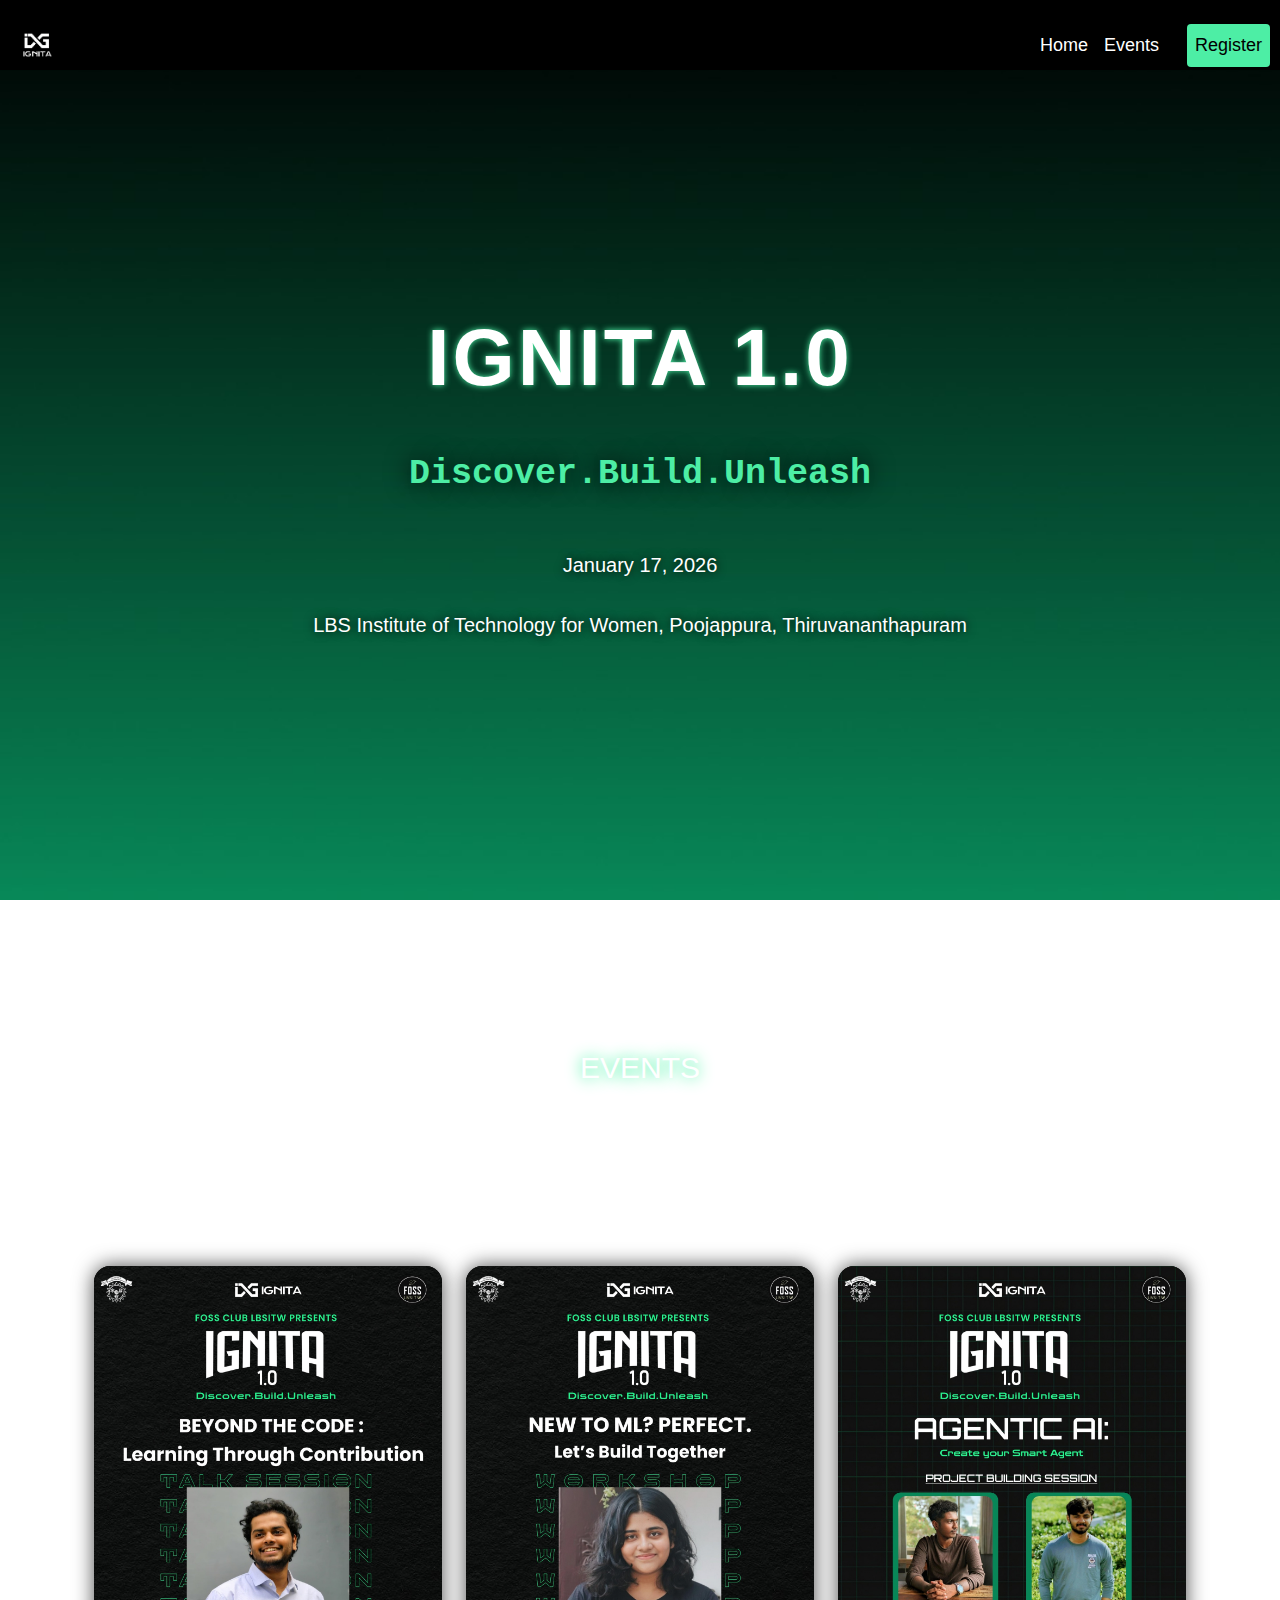
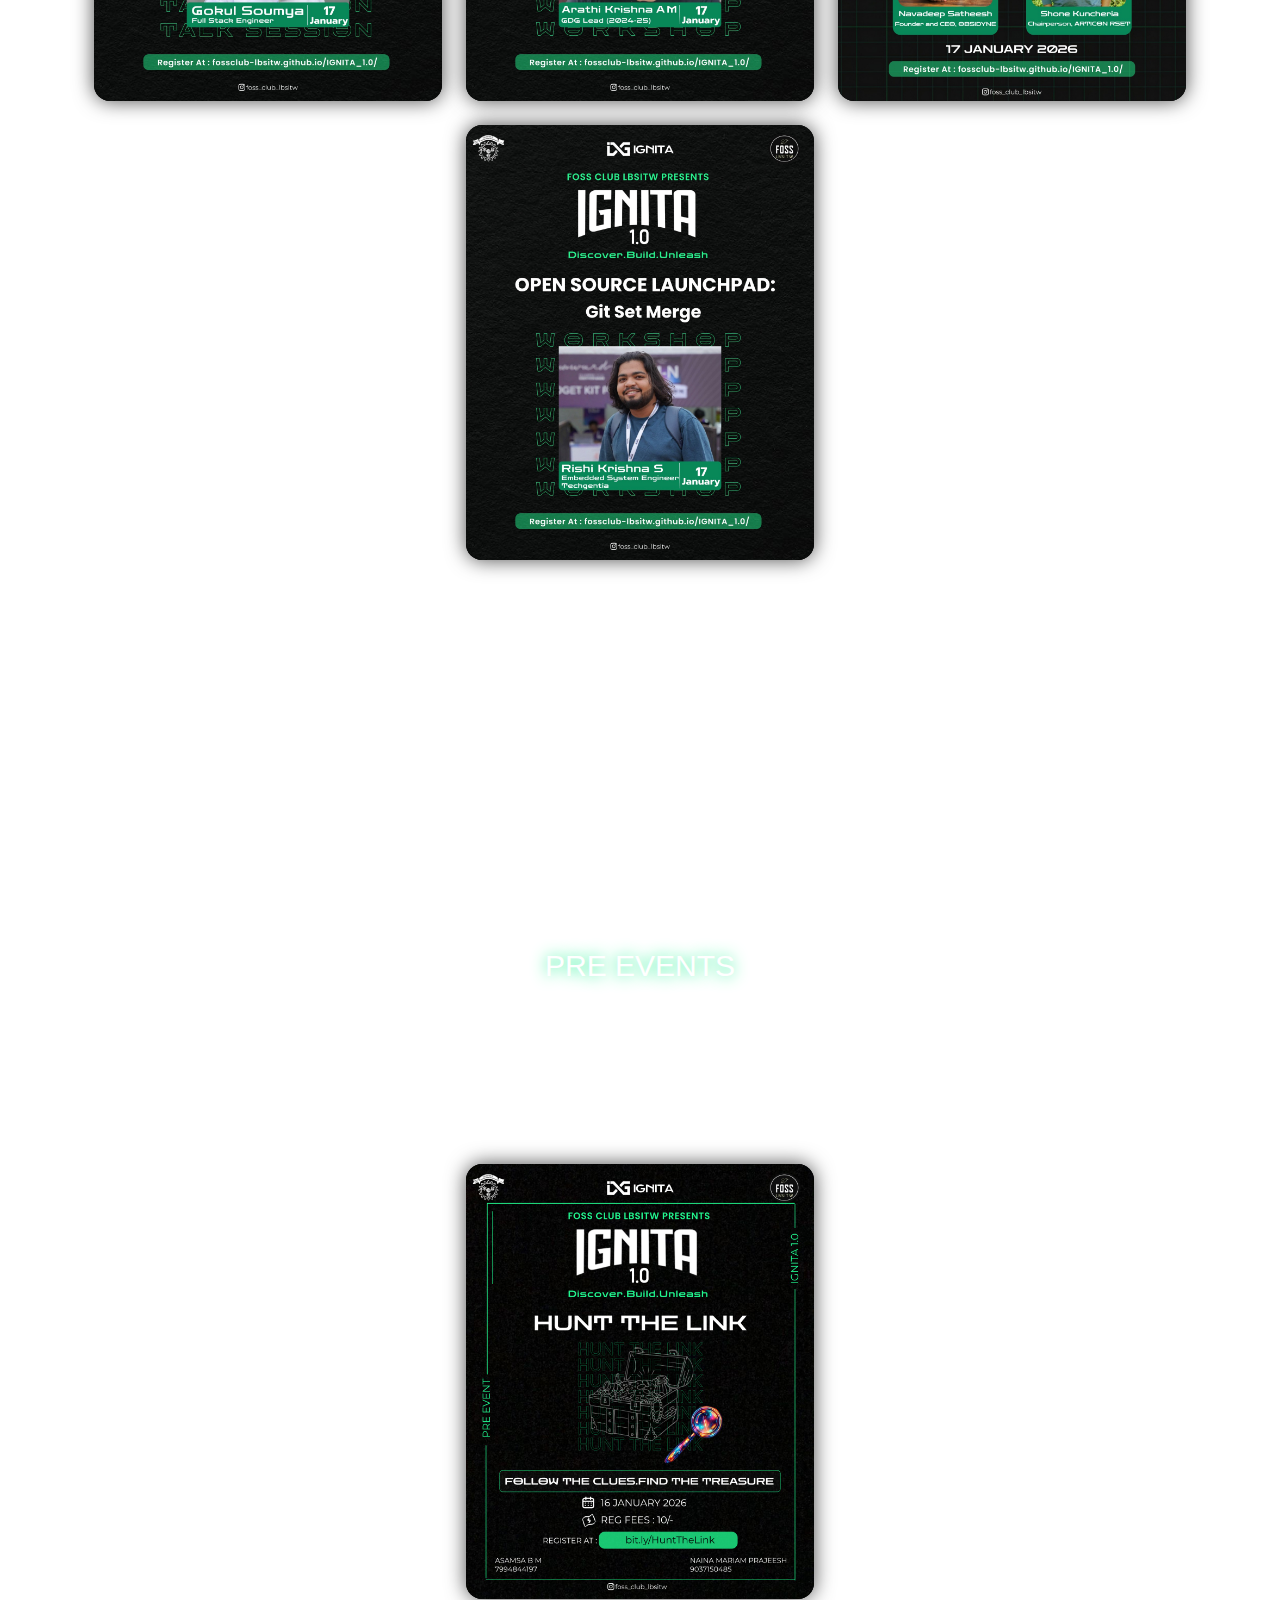
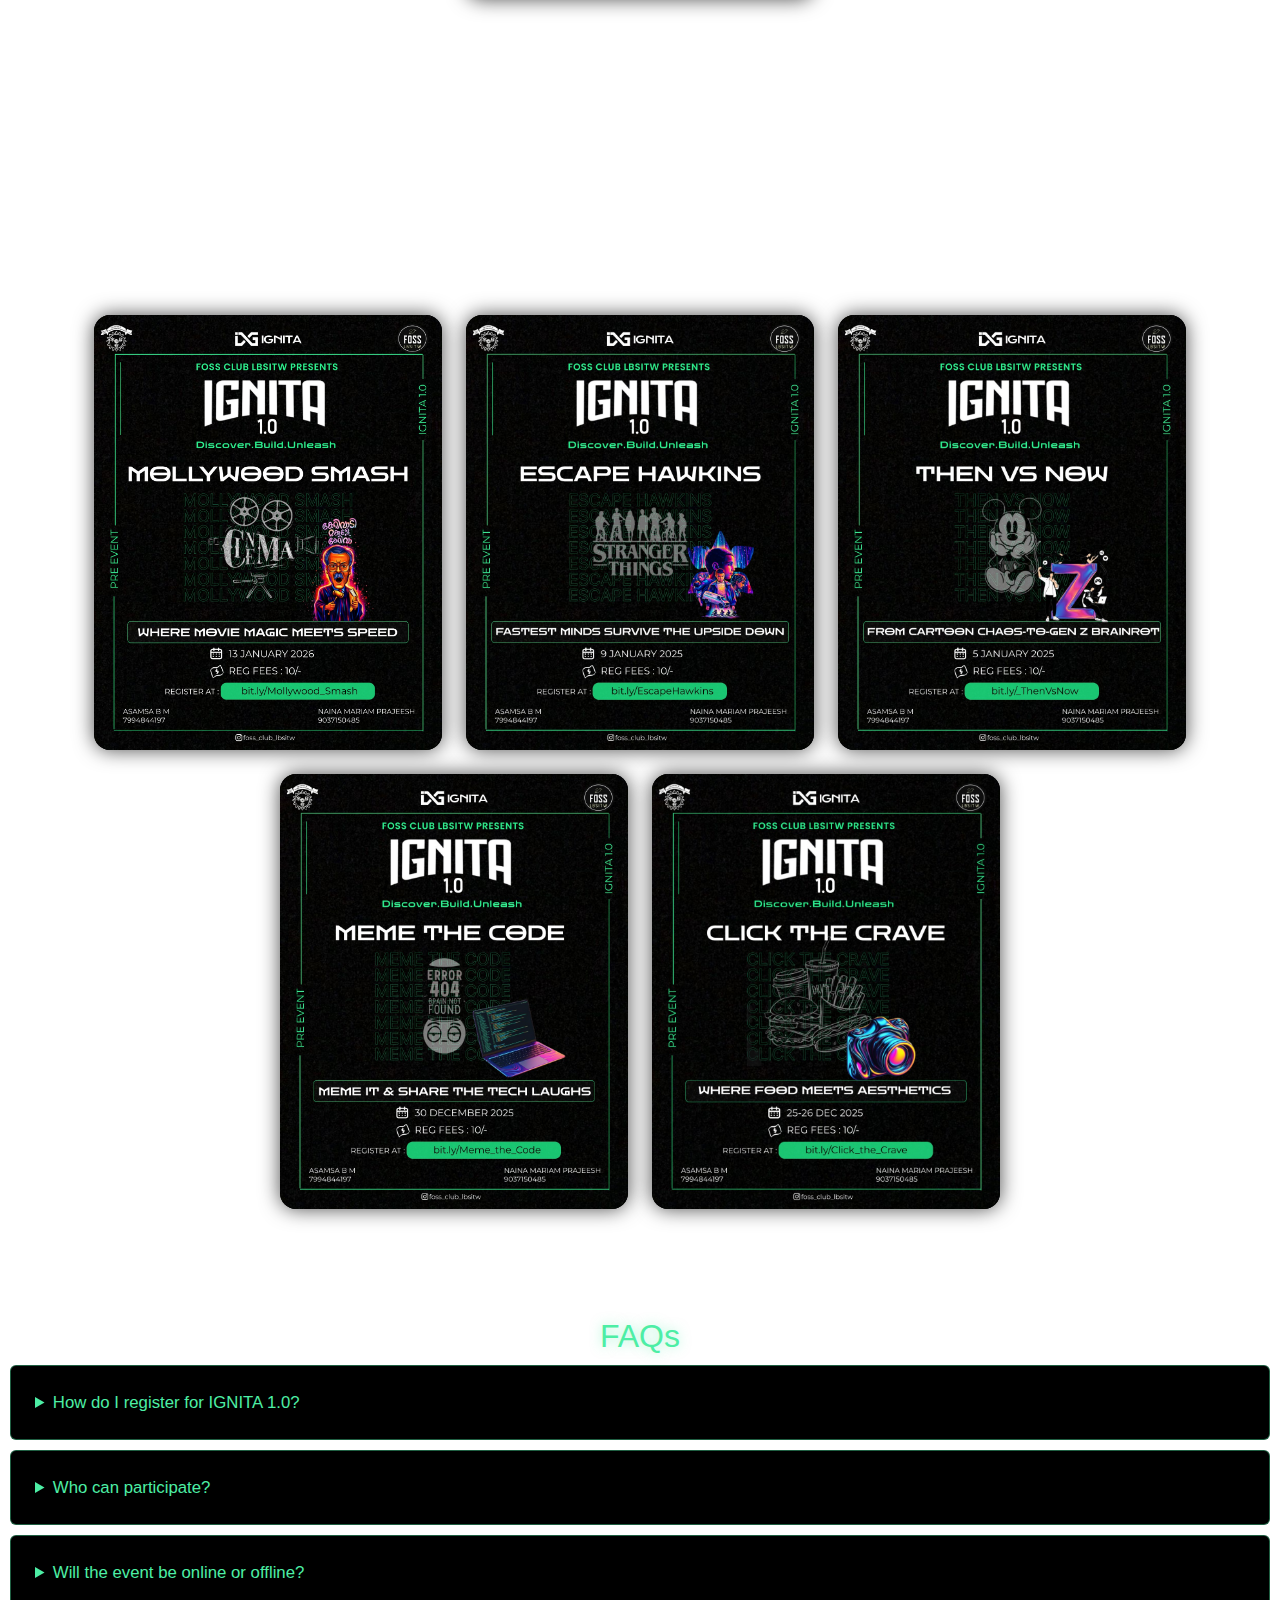
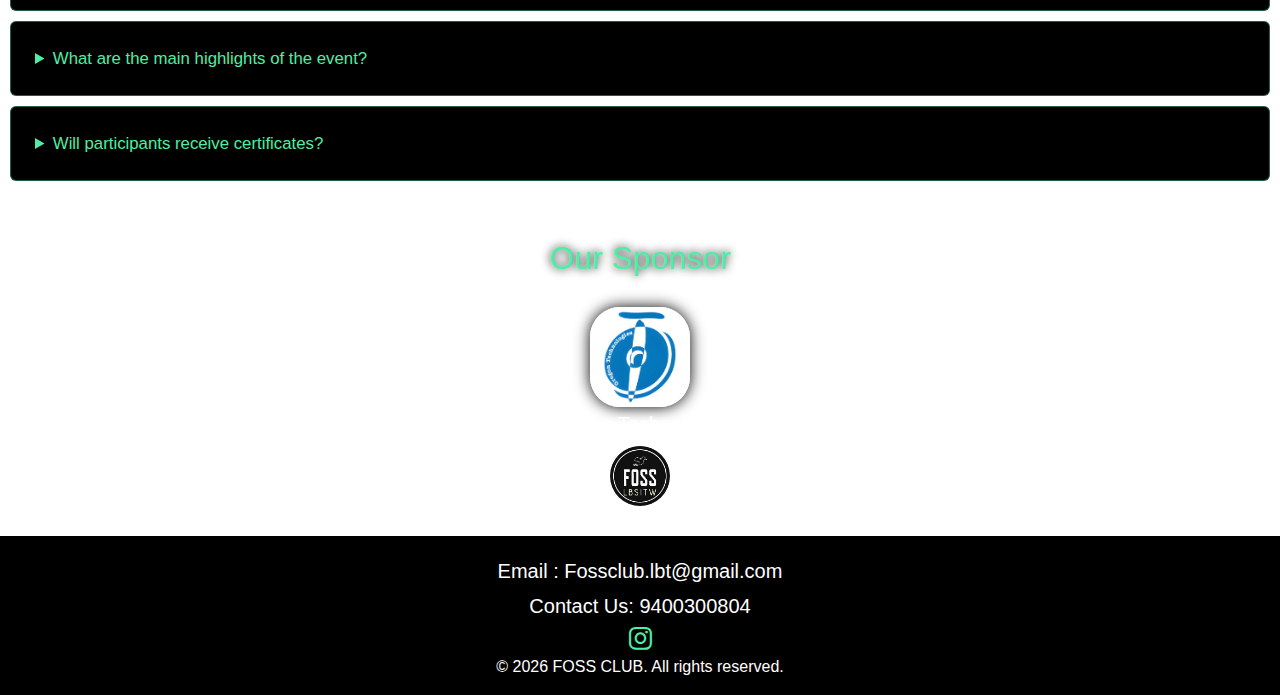
<file: index.html>
<!DOCTYPE html>
<html lang="en">
  <head>
    <link
      href="https://cdn.jsdelivr.net/npm/bootstrap@5.3.2/dist/css/bootstrap.min.css"
      rel="stylesheet"
    />
    <link
      href="https://fonts.googleapis.com/css2?family=VT323&display=swap"
      rel="stylesheet"
    />

    <link
  href="https://cdn.jsdelivr.net/npm/bootstrap@5.3.3/dist/css/bootstrap.min.css"
  rel="stylesheet"
/>
<!-- Font Awesome Icons -->
<link
  rel="stylesheet"
  href="https://cdnjs.cloudflare.com/ajax/libs/font-awesome/6.5.1/css/all.min.css"
/>


    <meta charset="UTF-8" />
    <link rel="stylesheet" href="css/style.css" />
    <meta name="viewport" content="width=device-width, initial-scale=1.0" />
    <title>IGNITA 1.0</title>
  </head>

  <body>
    <nav id="nb">
      <div class="logo" id="ign">
              <div class="poster-wrap">
                <img src="assets/logo.png" alt="Logo" />
              </div>
            </div>
      <ul class="menu">
        <a href="#home" class="glow"> <li>Home</li></a>
        <a href="#events" id="navcont" class="glow"> <li>Events</li></a>
        <!-- <a href="https://forms.gle/Rk9iBNYNu1uRRsDDA" target="_blank">
          <li id="butt">Register</li></a> -->
          <li id="butt" style="cursor:pointer;">Register</li>
      </ul>
    </nav>





    <!-- Registration POPUP MODAL -->

    <div id="eventModal" class="modal">
      <div class="modal-content">
        <span class="close" style="cursor:pointer;">&times;</span>
        <br />
        <h2 style="font-weight: bold;" id="popp">Registration closed <br> for IGNITA 1.0</h2>
      </div>
    </div>
 



    <div class="container">
      <section class="sec1" id="home">
        <div class="container2">
          <h1 class="foss-heading" id="m20">IGNITA 1.0</h1>
          <br>
          <p id="tagline" >Discover.Build.Unleash</p>
          <p class="tag m20">
            January 17, 2026
            <br> <br>
            <!-- <div class="m20"> -->LBS Institute of Technology for Women,
            Poojappura, Thiruvananthapuram
          <!-- </div> -->
          </p>
        </div>
      </section>

      <section id="events">
        <h2 id="pre" style="margin-top: 50px">EVENTS</h2>
        <br />
        <!-- <h3 id="com">Coming Soon..</h3> -->
         
        <div class="container py-5">
          <div class="row g-4 justify-content-center">

<div class="col-md-4 col-10 onerow">
              <div class="event-card">
                <div class="poster-wrap">
                  <img src="assets\events\talk.png" alt="Event Poster" />
                </div>
                <div id="setsp">
                <div class="event-info">
                  <!-- <button style="background-color: #4DEEA5;"><a href="https://forms.gle/Rk9iBNYNu1uRRsDDA" target="_blank" id="btnreg">Register for IGNITA 1.0</a></button> -->
                   <button id="btnreg" style="background-color:#4DEEA5;">Register for IGNITA 1.0</button>
                </div></div>
              </div>
            </div>

            <div class="col-md-4 col-10 onerow">
              <div class="event-card">
                <div class="poster-wrap">
                  <img src="assets\events\ml.png" alt="Event Poster" />
                </div>
                <div id="setsp">
                <div class="event-info">
                  <!-- <button style="background-color: #4DEEA5;"><a href="https://forms.gle/Rk9iBNYNu1uRRsDDA" target="_blank" id="btnreg">Register for IGNITA 1.0</a></button> -->
                   <button id="btnreg" style="background-color:#4DEEA5;">
  Register for IGNITA 1.0
</button>
                </div></div>
              </div>
            </div>
            
            <div class="col-md-4 col-10 onerow">
              <div class="event-card">
                <div class="poster-wrap">
                  <img src="assets\events\agentic.png" alt="Event Poster" />
                </div>
                <div id="setsp">
                <div class="event-info">
                  <!-- <button style="background-color: #4DEEA5;"><a href="https://forms.gle/Rk9iBNYNu1uRRsDDA" target="_blank" id="btnreg">Register for IGNITA 1.0</a></button> -->
                   <button id="btnreg" style="background-color:#4DEEA5;">
  Register for IGNITA 1.0
</button>
                </div></div>
              </div>
            </div>

            <div class="col-md-4 col-10 onerow">
              <div class="event-card">
                <div class="poster-wrap">
                  <img src="assets\events\gitset.png" alt="Event Poster" />
                </div>
                <div id="setsp">
                <div class="event-info">
                  <!-- <button style="background-color: #4DEEA5;">
                    <a href="https://forms.gle/Rk9iBNYNu1uRRsDDA" target="_blank" id="btnreg">Register for IGNITA 1.0</a></button> -->
                    <button id="btnreg" style="background-color:#4DEEA5;">
  Register for IGNITA 1.0
</button>
                </div></div>
              </div>
            </div>
            
        </div></div>
      </section>

      <hr style="border: none; border-top: 6px dashed white; height: 2px"  id="hrc"/>
      <br>

      <section id=" pre-events" class="sec">
        <h2 id="pre">PRE EVENTS</h2>
    
        <br>
        
<div class="container py-5">
          <div class="row g-4 justify-content-center">

            <div class="col-md-4 col-10 onerow">
              <div class="event-card">
                <div class="poster-wrap">
                  <img src="assets\prevents\hunt.jpeg" alt="Event Poster" />
                </div>
                <div id="setsp">
                <div class="event-info">
                   <a href="https://docs.google.com/forms/d/e/1FAIpQLSeBukv54irSGOc2hh7QyzS25I9rYjgQSuV7u09NTATHBL9RgA/viewform" target="_blank" id="btnreg">Register </a></button>
              </div>
            </div>
            

          </div></div>

          </div></div>

        <br />
        <hr style="border: none; border-top: 6px dashed white; height: 2px" />

        <br />
        <h3>Past</h3>
        <div class="container py-5">
          <div class="row g-4 justify-content-center">
            <!-- CARD 1 -->

            <div class="col-md-4 col-10 onerow">
              <div class="event-card">
                <div class="poster-wrap">
                  <img src="assets\prevents\wood.png" alt="Event Poster" />
                </div>
                <div id="setsp">
                <div class="event-info">
                  <img src="assets/prevents/compbadge.png" alt="" /></div></div>
              </div>
            </div>
            
            <div class="col-md-4 col-10 onerow">
              <div class="event-card">
                <div class="poster-wrap">
                  <img src="assets\prevents\escape.png" alt="Event Poster" />
                </div>
                <div id="setsp">
                <div class="event-info">
                  <img src="assets/prevents/compbadge.png" alt="" /></div></div>
              </div>
            </div>

             <div class="col-md-4 col-10 onerow">
              <div class="event-card">
                <div class="poster-wrap">
                  <img src="assets\prevents\then.png" alt="Event Poster" />
                </div>
                <div id="setsp">
                <div class="event-info">
                  <img src="assets/prevents/compbadge.png" alt="" />
                </div></div>
              </div>
            </div>

            <div class="col-md-4 col-10 onerow">
              <div class="event-card">
                <div class="poster-wrap">
                  <img src="assets/prevents/meme.png" alt="Event Poster" />
                </div>
                <div id="setsp">
                  <div class="event-info">
                    <img src="assets/prevents/compbadge.png" alt="" />
                  </div>
                </div>
              </div>
            </div>

            <!-- Duplicate cards here by copy/paste -->
            <div class="col-md-4 col-10 onerow">
              <div class="event-card">
                <div class="poster-wrap">
                  <img src="assets/prevents/crave.png" alt="Event Poster" />
                </div>

                <div class="event-info">
                  <img src="assets/prevents/compbadge.png" alt="" />
                </div>
              </div>
            </div>

              

          </div>
        </div>
      </section>
    </div>

    <section class="px-6 md:px-8 py-16 animate-fade-in" id="faq">
      

  <h2 class="text-3xl mb-6 text-center animate-zoom-in">FAQs</h2>

  <div class="max-w-3xl mx-auto space-y-4">

    <details class="p-4 rounded animate-slide-up">
      <summary class="cursor-pointer font-semibold">
        How do I register for IGNITA 1.0?
      </summary>
      <p class="mt-2">
        Click the <strong>Register Now</strong> button to access the registration page. All fee details and instructions are provided there.
      </p>
    </details>

    <details class="p-4 rounded animate-slide-up" style="animation-delay: 0.2s;">
      <summary class="cursor-pointer font-semibold">
        Who can participate?
      </summary>
      <p class="mt-2">
        The event is open to students enrolled in undergraduate or graduate programs.
      </p>
    </details>

    <details class="p-4 rounded animate-slide-up" style="animation-delay: 0.4s;">
      <summary class="cursor-pointer font-semibold">
        Will the event be online or offline?
      </summary>
      <p class="mt-2">
        IGNITA 1.0 will be held offline at LBS Institute of Technology for Women, Poojapura, TVM.
      </p>
    </details>

    <details class="p-4 rounded animate-slide-up" style="animation-delay: 0.6s;">
      <summary class="cursor-pointer font-semibold">
        What are the main highlights of the event?
      </summary>
      <p class="mt-2">
        The event features talk sessions, workshops, project-building activities, and gaming sections.
      </p>
    </details>

    <details class="p-4 rounded animate-slide-up" style="animation-delay: 0.8s;">
      <summary class="cursor-pointer font-semibold">
        Will participants receive certificates?
      </summary>
      <p class="mt-2">
        Yes! Certificates will be awarded for each section to all participants.
      </p>
    </details>

  </div>
</section>
<br><br>
<h2 class="text-center sph" style="color: #4DEEA5; text-shadow: 0 0 10px black;">Our Sponsor</h2>
      <div class="spon" >
        <div class="spon2"> <img src="spon.jpeg" alt="sponsor"> 
          
        </div>
      </div>
          <h5 class="text-center" style="margin-top: -25px; margin-bottom: 10px;">Oregon Technologies</h5>
<div class="logo2">
              <div class="poster-wrap">
                <img src="fosslogo.png" alt="Logo" />
              </div>
            </div>
            <div id="foot" style="align-items: center; text-align: center;justify-content: center; background-color: black;">
<p style="padding-top: 20px;" >Email : Fossclub.lbt@gmail.com</p>
<p>Contact Us: 9400300804</p>
<a
  href="https://www.instagram.com/foss_club_lbsitw?igsh=Y3RnbWxjbHdwZm5k"
  target="_blank"
  aria-label="Instagram"
>
  <i class="fa-brands fa-instagram insta-icon"></i>
</a>
</div>

    <footer>
      <p>&copy; 2026 FOSS CLUB. All rights reserved.</p>
      
    </footer>
    <script>
document.addEventListener("DOMContentLoaded", function () {

  const modal = document.getElementById("eventModal");
  const closeBtn = modal.querySelector(".close");

  const navRegister = document.getElementById("butt");
  const btnRegister = document.getElementById("btnreg");

  function openModal() {
    modal.style.display = "flex";   // FIXED
  }

  function closeModal() {
    modal.style.display = "none";
  }

  navRegister.addEventListener("click", openModal);
  btnRegister.addEventListener("click", openModal);
  closeBtn.addEventListener("click", closeModal);

  // Optional: click outside modal-content closes popup
  modal.addEventListener("click", function (e) {
    if (e.target === modal) {
      closeModal();
    }
  });

});
</script>

  </body>
</html>
</file>
<file: css/style.css>
body {
    margin: 0;
    padding: 0;
    font-family:'Gill Sans', 'Gill Sans MT', Calibri, 'Trebuchet MS', sans-serif;
    background-image: url('../assets/bg.jpg');
    background-size: cover;
    background-repeat: no-repeat;
    background-attachment: fixed;
    color: white;

}
/* Modal wrapper */
/* .modal {
  display: flex;              
  justify-content: center;   
  align-items: center;        
  position: fixed;
  z-index: 9999;             
  left: 0;
  top: 0;
  width: 100%;
  height: 100%;
  overflow: auto;
  background-color: rgba(0,0,0,0.7); 
  display: none;
  position: fixed;
  z-index: 1000;
  left: 0;
  top: 0;
  width: 100%;
  height: 100%;
  background-color: rgba(0,0,0,0.6);

} */

.modal {
  display: none;               /* hidden by default */
  justify-content: center;
  align-items: center;
  position: fixed;
  z-index: 9999;
  left: 0;
  top: 0;
  width: 100%;
  height: 100%;
  background-color: rgba(0,0,0,0.7);
}


/* Modal content box */
.modal-content {
  background: radial-gradient(circle at top left,
    black 15%, 
    #0E3B2E 25%,
    #088858 40%,
    black 80%
  );
  padding: 30px;
  border-radius: 15px;
  width: 80%;
  max-width: 500px;
  color: white;
  text-align: center;
  box-shadow: 0 0 15px #4DEEA5;
  position: relative;          /* needed for close button positioning */
}

/* Close button */
.modal .close {
  position: absolute;      /* relative to modal-content */
  top: 15px;               /* distance from top */
  right: 20px;             /* distance from right */
  color: white;
  font-size: 28px;
  font-weight: bold;
  cursor: pointer;
}

.modal .close:hover {
  color: #4DEEA5;
}

/* Button inside modal */
.modal .btn-reg {
  background-color: #000000;
  color: white;
  padding: 8px 20px;
  border-radius: 6px;
  border: none;
  cursor: pointer;
  margin-top: 15px;
}

.modal .btn-reg:hover {
  transform: scale(1.15);
}



a{
    text-decoration: none;
    color: black;
}
.sec1 {
  margin-top: 20px;
    height: 100%;
    width: 90%;
    margin: auto;
    display: flex;
    justify-content: center;
    align-items: center;
    flex-direction: column;
}
.container {
    text-align: center;
    color: white;
    margin-top: 100px;
}

/* #nb {
    position: fixed;
    top: 0;
    left: -20px;                 
    width: 100%;
    height: 10%;
    background-color: black;
    display: flex;
    font-size: 20px;
    justify-content: flex-end;
    align-items: center;
    z-index: 1000;
} */

#nb {
  position: fixed;
  top: 0;
  left: 0;
  width: 100%;
  height: 70px;

  background-color: black;

  display: flex;
  align-items: center;
  justify-content: space-between; /* 🔥 magic */
  font-size: large;
  padding: 0 10px;
  z-index: 1000;
}

/* 
#nb .menu {
    display: flex;
    gap: 10px;
    list-style: none;
    color: white;
} */


#nb .menu {
  display: flex;
  gap: 0px;
  list-style: none;
  align-items: center;
  margin: 0;
}


#nb .menu li {
    padding: 8px;
    display: flex;
    align-items: center;
}

li :hover {
    /* magnify by a percentage */
    transform: scale(1.1);
    transition: transform 0.3s;
    text-shadow: 0 0 10px #4DEEA5, 0 0 20px #4DEEA5, 0 0 30px #4DEEA5;
}
.glow {
  margin-top: 20px;
}
/* glow item */
.glow :hover {
    /* magnify by a percentage */
     transform: scale(1.1);
    transition: transform 0.3s;
    text-shadow: 0 0 10px #4DEEA5, 0 0 20px #4DEEA5, 0 0 30px #4DEEA5;
    color: #4DEEA5;
    
}
 navbar a:hover {
    text-shadow: 0 0 10px #4DEEA5, 0 0 20px #4DEEA5, 0 0 30px #4DEEA5;
}


/* button item */
#butt {
    background-color: #4DEEA5;
    color: black;
    height: fit-content;
    margin-left: 20px;
    padding: 4px 4px; /* match padding */
    border-radius: 4px;
    cursor: pointer;
    margin-top: 20px;
}
#butt:hover {
    background-color: #3CC28A;
    color: white;
}
.foss-heading {
    font-family:'Lucida Sans', 'Lucida Sans Regular', 'Lucida Grande', 'Lucida Sans Unicode', Geneva, Verdana, sans-serif;
    font-size: 80px;
    font-weight: bold;
    letter-spacing: 3px;
    text-shadow: 0 0 6px #4DEEA5;
    margin-top: -100px;
}
.foss-subheading {
    color: white;
    font-size: 24px;
    letter-spacing: 2px;
    text-shadow: 0 0 10px white;
}
.tag{
    font-size: 20px;
    font-family:Verdana, Geneva, Tahoma, sans-serif;
    margin-top: 20px;
    color: white;
    text-shadow: 0 0 10px rgb(0, 0, 0);
    justify-content: center;
    display: flex;
    align-items: center;
    margin:20px;
}
/* section background gradient */
.sec {
  margin-top: 50px;
  padding: 60px 0;
}
/* Event Card */
.event-card {
  margin: auto;
  background-color: #000000;
  border-radius: 16px;
  overflow: hidden;
  position: relative;
  box-shadow: 0 0 20px rgba(0,0,0,0.7);
  transition: transform 0.3s ease, box-shadow 0.3s ease;

  width: 100%;
  max-width: 360px;
  aspect-ratio: 4 / 5;
  background-color: #000000;
  border-radius: 16px;
  overflow: hidden;
}


.event-card:hover {  transform: translateY(-10px);
  box-shadow: 0 10px 30px rgb(0, 0, 0);
}

/* Poster always shows initially */
.poster-wrap {
  height: 100%;
  width: 100%;
  transition: opacity 0.4s ease;
}

.poster-wrap img {
  width: 100%;
  height: 100%;
  object-fit: cover;
}


/* Event info overlay (hidden at bottom) */
.event-info {
  
  position: absolute;
  bottom: -100%;      /* hidden fully below the card */
  left: 0;
  width: 100%;
  height: 100%;
  padding: 20px;
  text-align: center;
  background-color: rgba(0, 0, 0, 0.95);
  display: flex;
  flex-direction: column;
  justify-content: center;
  transition: bottom 0.4s ease, opacity 0.4s ease;
  opacity: 0;
}

/* Hover: slide the info up */
.event-card:hover .event-info {
  bottom: 0; 
    opacity: 1;
    margin: 30px auto;
}

/* Poster fades away */
.event-card:hover .poster-wrap {
  opacity: 0;
  z-index: -1000;
}

/* Fade in text & button */
.event-info h3,
.event-info p,
.event-info .btn-reg {
  opacity: 1;
  transition: opacity 0.4s ease 0.15s;
}

.onerow{
    display: flex;
}



button{
    padding: 10px 15px;
    border-radius: 5px;
    border: none;
    cursor: pointer;
    color: black;
    font-size: larger;
}


/* On mobile, show on tap */
@media (max-width: 768px) {
  .event-card:active .event-info p,
  .event-card:active .btn-reg {
    opacity: 1;
  }
  navbar{
    height: 10%;
  }
  .ticket{
    margin-left: 0px;
  }

}

.one{
  margin-top: 40px;
}

li{
  color: white;
}

footer{
  height: 40px;
  background-color: black;
  display: flex;
  padding: 10px;
  align-items: center;
  justify-content: center;  
}

#setsp {
    margin-top: 20px;
    
  }

  /* .logo
  { display: flex;
    height: 50px;
    width: 50px;
    border-radius: 50%;
    overflow: hidden;
    position: relative;
    box-shadow: 0 0 5px #20ef92;
    margin:auto;
    margin-bottom: 30px;
    align-self: left;
    align-items: left;
  }
#ign{
  position: absolute;
  margin-left: 5px;
  margin-top: 5px;
} */

#ign {
  display: flex;
  align-items: center;
  margin-bottom: -15px;
}

.logo {
  height: 55px;
  width: 55px;
  border-radius: 50%;
  overflow: hidden;
}



  .ticket{
    height: 100px;
    width: 100px;
    margin-left: -40px;
    overflow: hidden;
  }
  .oneline{
    display: flex;
    justify-content: center;
    align-items: center;
  }
  
@media (max-width: 768px) {
  .ticket{
    margin-left: -20px;
  }
}

#pre{
  text-align: center;
  font-size: 30px;
  text-shadow: 0 0 15px #20ef92;
  font-family:Impact, Haettenschweiler, 'Arial Narrow Bold', sans-serif
}

footer{
  width: 100%;
  margin:0;
}

#faq {
  color: #ffffff;
}

#faq details {
  background: black;
  border: 1px solid rgba(77, 238, 165, 0.4);
  border-radius: 14px;
  padding: 1rem;
  transition: all 0.3s ease;
  
  margin: 10px;
}

#faq details:hover {
  transform: translateY(-4px);
}

#faq summary {
  color: #4DEEA5;
  font-size: 1.05rem;
}

#faq p {
  color: #ffffff;
  line-height: 1.6;
}

#faq h2 {
  color: #4DEEA5;
  text-shadow: 0 0 12px rgba(77, 238, 165, 0.5);
}

html, body {
  min-height: 100%;
  overflow-x: hidden;
}

#home,
#events,
#faq,
#pre-events {
  scroll-margin-top: 90px; /* navbar height + breathing space */
}


/* Modal background */
.reg-modal {
  display: none;
  position: fixed;
  inset: 0;
  background: rgba(0, 0, 0, 0.7);
  z-index: 9999;
  align-items: center;
  justify-content: center;
}

/* Modal box */
.reg-modal-content {
  background: radial-gradient(circle at top left,
    black 20%,
    #0E3B2E 40%,
    #088858 60%,
    black 100%
  );
  color: white;

  width: 90%;
  max-width: 420px;   /* 👈 perfect for mobile + desktop */
  padding: 25px;

  border-radius: 16px;
  text-align: center;
  box-shadow: 0 0 10px #4DEEA5;
  position: relative;
}

/* Close button (top-left as you asked) */
.reg-close {
  position: absolute;
  top: 12px;
  right: 15px;
  font-size: 26px;
  cursor: pointer;
  color: white;
}

.reg-close:hover {
  color: #4DEEA5;
}

/* Text tweaks */
.reg-modal-content h2 {
  margin-top: 10px;
  color: #ffffff;
}

.reg-modal-content p {
  margin-top: 10px;
  line-height: 1.6;
}

#tagline{
  font-size: 35px;
  margin: 10px;
  font-family: 'Courier New', Courier, monospace;
  font-weight: bolder;
  color: #4DEEA5;
  text-shadow: 0 0 25px #000000;
 
}

.m20{
  margin: 50px;
}



#home{
  height: 100vh;
}

#events{
  height: 0%;
}



#com{
  margin: 80px;
  font-size: 30px;
}

#hrc{
  margin: 100px 0px;
}
.logo2
{ display: flex;
  height: 60px;
  width: 60px;
  border-radius: 50%;
  overflow: hidden;
  position: relative;
  margin:auto;
  margin-bottom: 30px;
  align-self: center;
  align-items: center;
}


.insta-icon {
  font-size: 26px;
  color: #4DEEA5;
  transition: transform 0.3s ease, color 0.3s ease;
}

.insta-icon:hover {
  color: #ffffff;
  transform: scale(1.2);
}

#foot p {
  margin: 5px;
  font-size: 20px;
}

@media (max-width: 768px) {
#tagline{
  font-size: 28px;
  letter-spacing: -0.5px; /* Or use 'em' units, e.g., -0.05em */
;}
  #m20{
    font-size: 65px;
  }
  #foot p {
  margin: 5px;
  font-size: 15px;
}
}
#ema{
 margin-top: 100px; 
}

#popp{
  text-shadow: #000000 0 0 5px;
}

#btnreg{
  background-color: #4DEEA5;
  color: black;
  text-shadow: white 0 0 15px;
  border-radius: 8px;
  border: none;
  cursor: pointer;
  font-size: larger;
  font-family:'Franklin Gothic Medium', 'Arial Narrow', Arial, sans-serif
}
.spon {
  height: 100px;
  width: 100px;
  overflow: hidden;
  margin: 30px auto;
  border-radius: 30%;
  box-shadow: 0 0 15px black;
}

.spon img {
  height: 100%;
  width: 100%;
  object-fit: cover;
  transform: scale(1.2);
}
</file>
